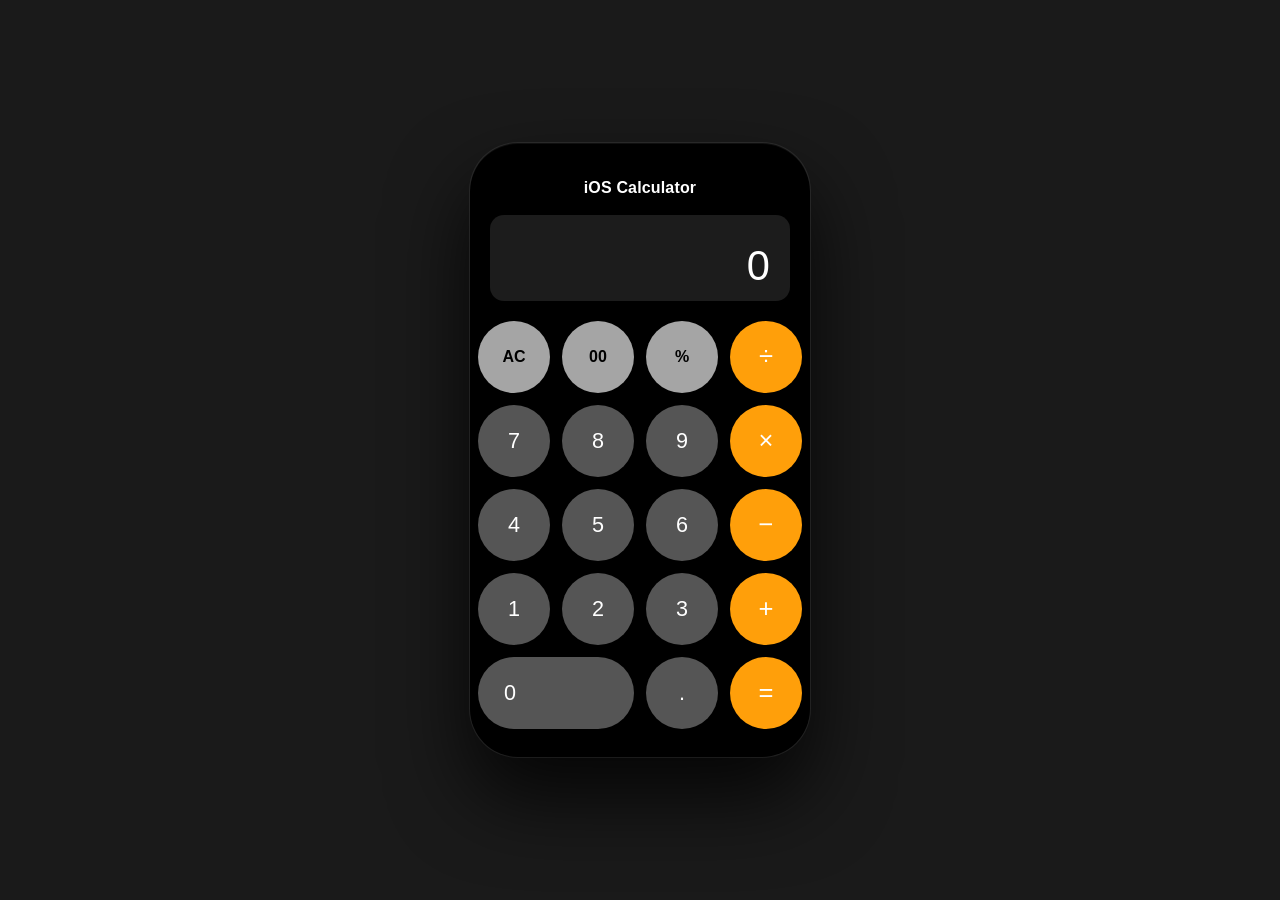
<file: index.html>
<!DOCTYPE html>
<html lang="en">
<head>
  <meta charset="UTF-8" />
  <meta name="viewport" content="width=device-width, initial-scale=1.0"/>
  <title>iOS Calculator</title>
  <link rel="stylesheet" href="style.css"/>
</head>
<body>

  <div class="phone-shell">
    <div class="calc-title">iOS Calculator</div>

    <!-- Display -->
    <div class="display" id="display">
      <div class="display-expression" id="expression"></div>
      <div class="display-value" id="value">0</div>
    </div>

    <!-- Button Grid -->
    <div class="btn-grid">

      <!-- Row 1 -->
      <button class="btn btn-func" data-action="clear">AC</button>
      <button class="btn btn-func" data-action="double-zero">00</button>
      <button class="btn btn-func" data-action="percent">%</button>
      <button class="btn btn-op"   data-action="operator" data-value="÷">÷</button>

      <!-- Row 2 -->
      <button class="btn btn-num"  data-action="digit" data-value="7">7</button>
      <button class="btn btn-num"  data-action="digit" data-value="8">8</button>
      <button class="btn btn-num"  data-action="digit" data-value="9">9</button>
      <button class="btn btn-op"   data-action="operator" data-value="×">×</button>

      <!-- Row 3 -->
      <button class="btn btn-num"  data-action="digit" data-value="4">4</button>
      <button class="btn btn-num"  data-action="digit" data-value="5">5</button>
      <button class="btn btn-num"  data-action="digit" data-value="6">6</button>
      <button class="btn btn-op"   data-action="operator" data-value="−">−</button>

      <!-- Row 4 -->
      <button class="btn btn-num"  data-action="digit" data-value="1">1</button>
      <button class="btn btn-num"  data-action="digit" data-value="2">2</button>
      <button class="btn btn-num"  data-action="digit" data-value="3">3</button>
      <button class="btn btn-op"   data-action="operator" data-value="+">+</button>

      <!-- Row 5 -->
      <button class="btn btn-num btn-zero" data-action="digit" data-value="0">0</button>
      <button class="btn btn-num"  data-action="dot">.</button>
      <button class="btn btn-eq"   data-action="equals">=</button>

    </div>
  </div>

  <script src="script.js"></script>
</body>
</html>
</file>
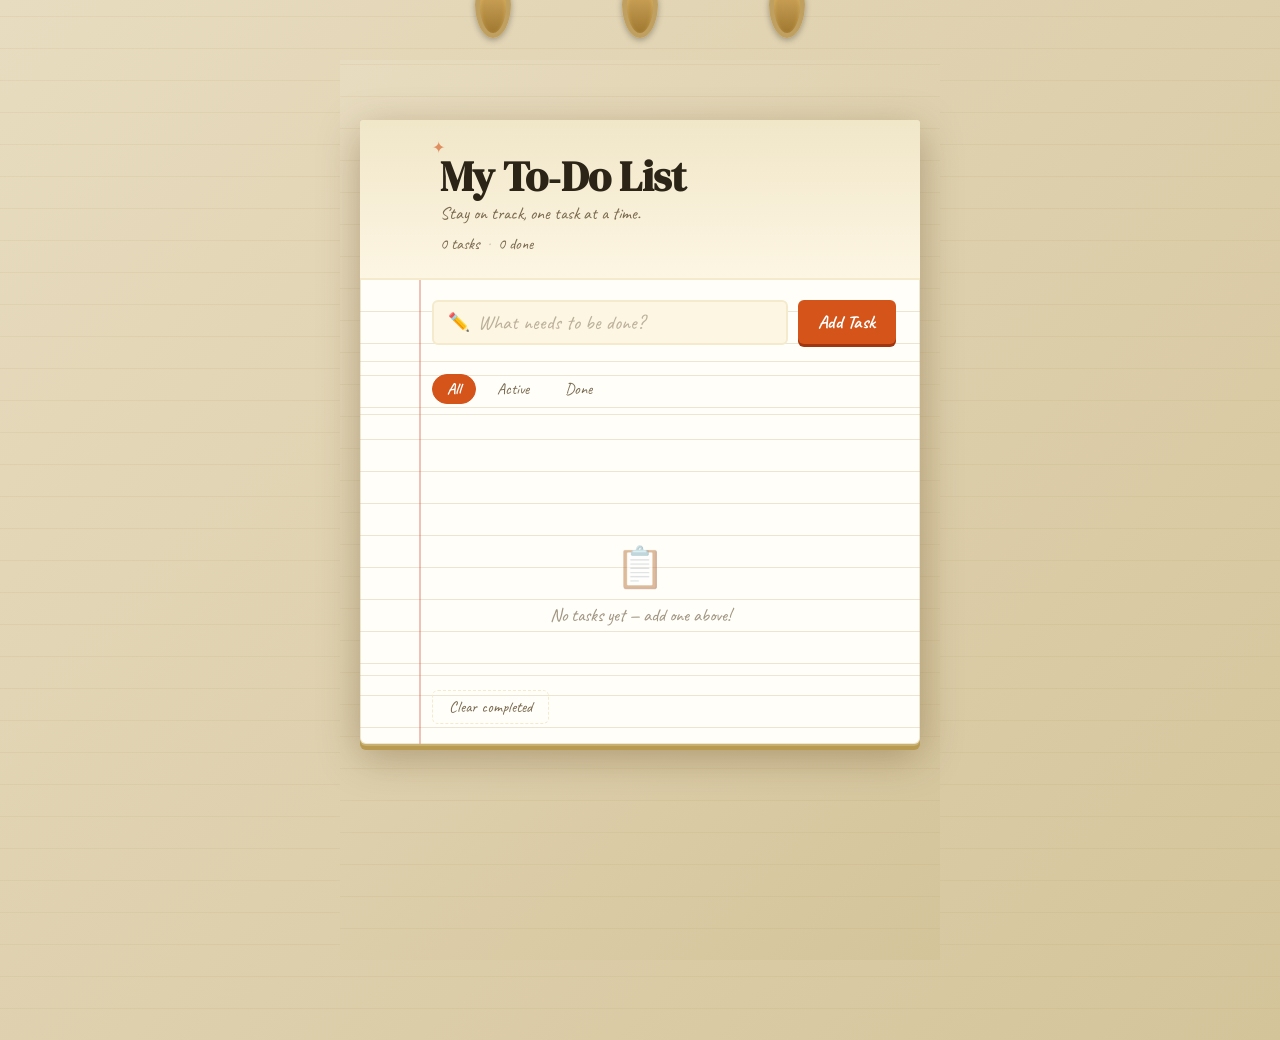
<file: lab4/index.html>
<!DOCTYPE html>
<html lang="en">
<head>
  <meta charset="UTF-8" />
  <meta name="viewport" content="width=device-width, initial-scale=1.0"/>
  <title>My To-Do List</title>
  <link rel="preconnect" href="https://fonts.googleapis.com"/>
  <link href="https://fonts.googleapis.com/css2?family=Caveat:wght@400;600;700&family=DM+Serif+Display&display=swap" rel="stylesheet"/>
  <link rel="stylesheet" href="style.css"/>
</head>
<body>

  <!-- Decorative rings -->
  <div class="rings">
    <div class="ring"></div>
    <div class="ring"></div>
    <div class="ring"></div>
  </div>

  <div class="notebook">

    <!-- Header -->
    <header class="nb-header">
      <div class="header-deco">✦</div>
      <h1 class="nb-title">My To‑Do List</h1>
      <p class="nb-subtitle">Stay on track, one task at a time.</p>
      <div class="stats">
        <span id="stat-total">0 tasks</span>
        <span class="dot">·</span>
        <span id="stat-done">0 done</span>
      </div>
    </header>

    <!-- Input area -->
    <div class="input-area">
      <div class="input-wrapper">
        <span class="input-icon">✏️</span>
        <input
          type="text"
          id="task-input"
          placeholder="What needs to be done?"
          maxlength="120"
          autocomplete="off"
        />
      </div>
      <button id="add-btn">Add Task</button>
    </div>

    <!-- Filter tabs -->
    <div class="filters">
      <button class="filter-btn active" data-filter="all">All</button>
      <button class="filter-btn" data-filter="active">Active</button>
      <button class="filter-btn" data-filter="done">Done</button>
    </div>

    <!-- Task list -->
    <ul id="task-list"></ul>

    <!-- Empty state -->
    <div class="empty-state" id="empty-state">
      <span class="empty-icon">📋</span>
      <p>No tasks yet — add one above!</p>
    </div>

    <!-- Footer -->
    <footer class="nb-footer">
      <button id="clear-done-btn">Clear completed</button>
    </footer>

  </div>

  <script src="script.js"></script>
</body>
</html>
</file>
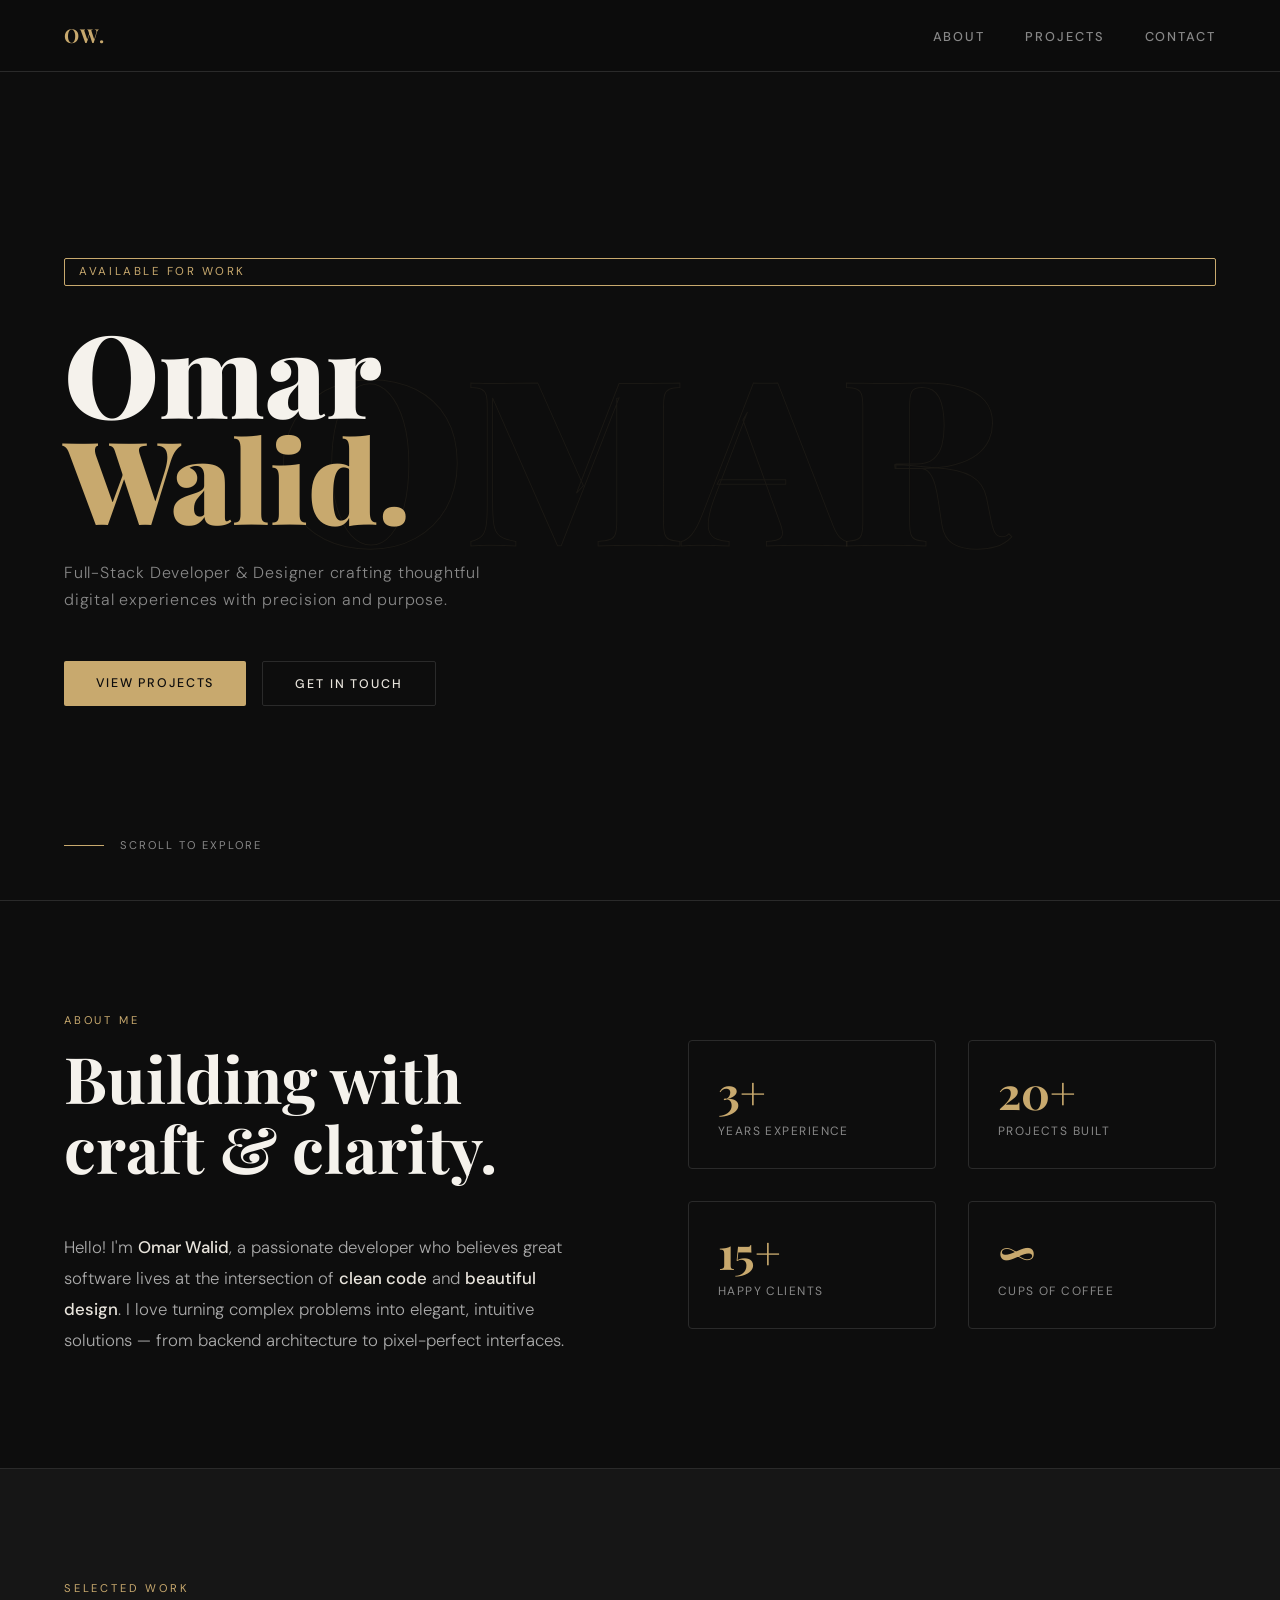
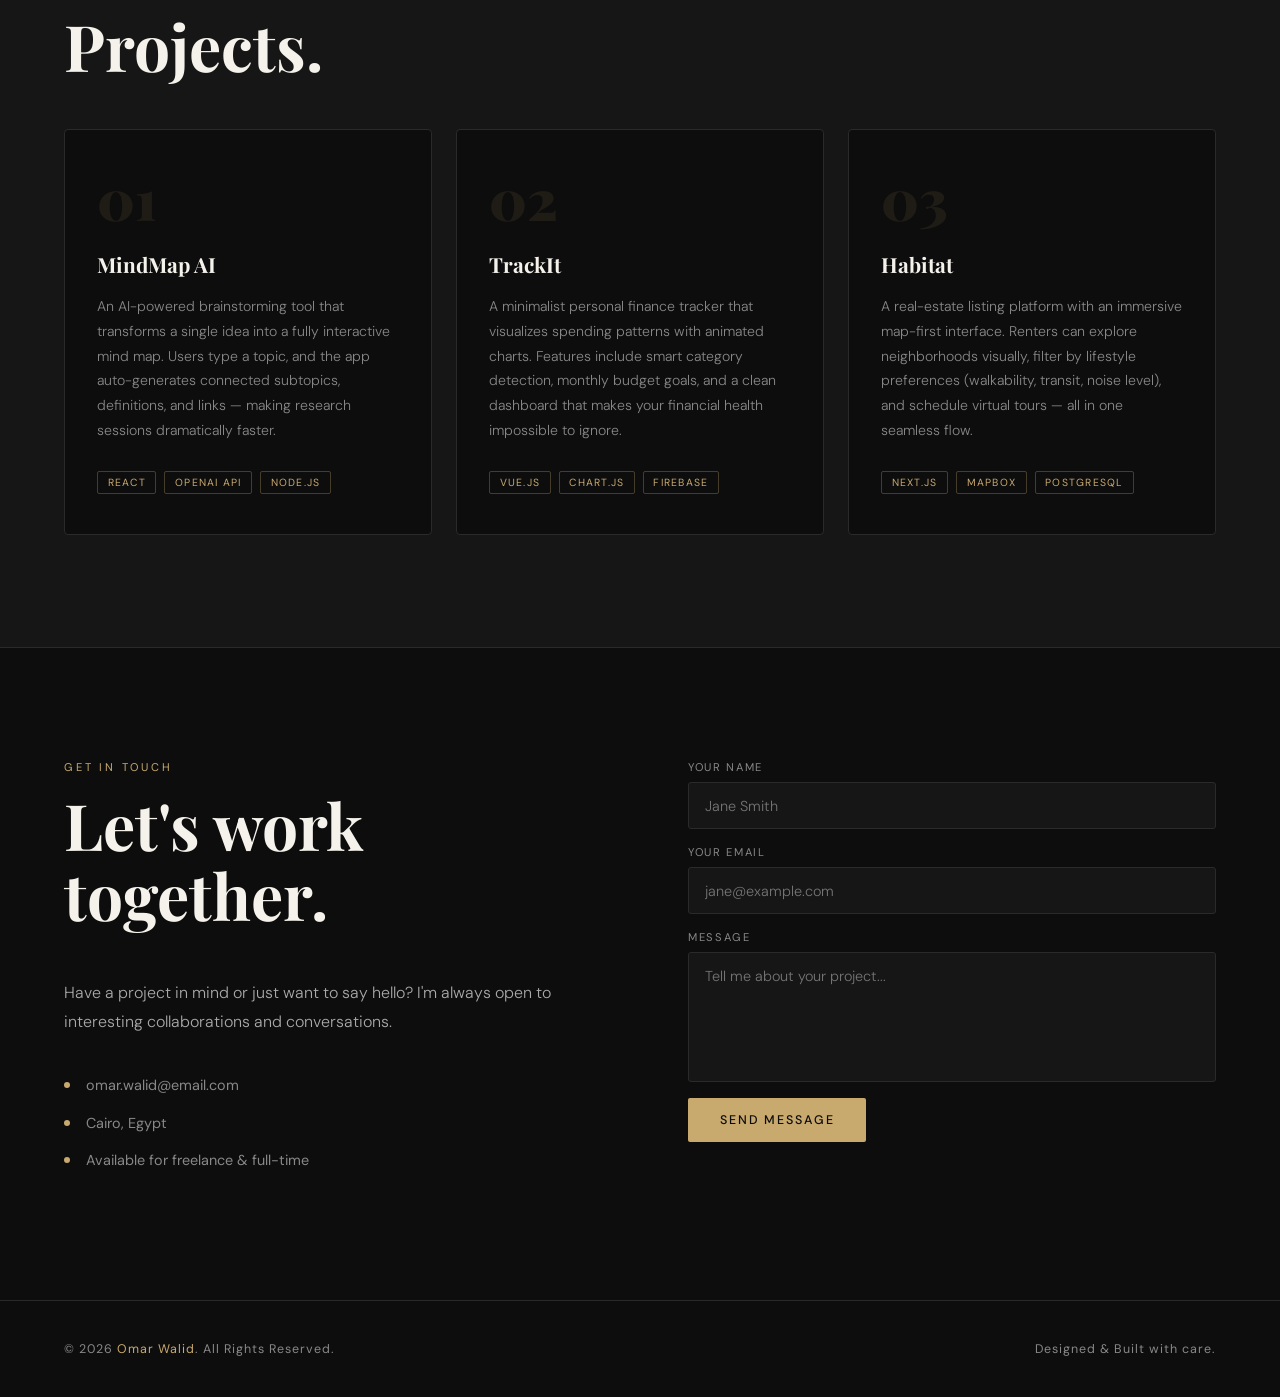
<file: lab2/omar-walid-portfolio.html>
<!DOCTYPE html>
<html lang="en">
<head>
  <meta charset="UTF-8" />
  <meta name="viewport" content="width=device-width, initial-scale=1.0"/>
  <title>Omar Walid — Portfolio</title>
  <link href="https://fonts.googleapis.com/css2?family=Playfair+Display:wght@400;700;900&family=DM+Sans:wght@300;400;500&display=swap" rel="stylesheet"/>
  <style>
    :root {
      --bg: #0d0d0d;
      --surface: #161616;
      --border: #2a2a2a;
      --accent: #c8a96e;
      --accent-light: #e8c98e;
      --text: #e8e4dc;
      --muted: #888;
      --white: #f5f2ec;
    }

    *, *::before, *::after { box-sizing: border-box; margin: 0; padding: 0; }

    html { scroll-behavior: smooth; }

    body {
      font-family: 'DM Sans', sans-serif;
      background: var(--bg);
      color: var(--text);
      min-height: 100vh;
      overflow-x: hidden;
    }

    /* ── NAV ── */
    nav {
      position: fixed;
      top: 0; left: 0; right: 0;
      z-index: 100;
      display: flex;
      justify-content: space-between;
      align-items: center;
      padding: 1.4rem 4rem;
      border-bottom: 1px solid var(--border);
      background: rgba(13,13,13,0.85);
      backdrop-filter: blur(12px);
    }

    .nav-logo {
      font-family: 'Playfair Display', serif;
      font-size: 1.2rem;
      font-weight: 700;
      color: var(--accent);
      letter-spacing: 0.04em;
    }

    .nav-links {
      display: flex;
      gap: 2.5rem;
      list-style: none;
    }

    .nav-links a {
      font-size: 0.8rem;
      font-weight: 500;
      letter-spacing: 0.15em;
      text-transform: uppercase;
      color: var(--muted);
      text-decoration: none;
      transition: color 0.2s;
    }

    .nav-links a:hover { color: var(--accent); }

    /* ── HERO ── */
    #hero {
      min-height: 100vh;
      display: flex;
      flex-direction: column;
      justify-content: center;
      padding: 8rem 4rem 4rem;
      position: relative;
      overflow: hidden;
    }

    .hero-bg-text {
      position: absolute;
      top: 50%;
      left: 50%;
      transform: translate(-50%, -50%);
      font-family: 'Playfair Display', serif;
      font-size: clamp(6rem, 18vw, 18rem);
      font-weight: 900;
      color: transparent;
      -webkit-text-stroke: 1px rgba(200,169,110,0.07);
      user-select: none;
      white-space: nowrap;
      pointer-events: none;
    }

    .hero-tag {
      display: inline-block;
      font-size: 0.72rem;
      letter-spacing: 0.22em;
      text-transform: uppercase;
      color: var(--accent);
      border: 1px solid var(--accent);
      padding: 0.35rem 0.9rem;
      border-radius: 2px;
      margin-bottom: 2rem;
      animation: fadeUp 0.8s ease both;
    }

    .hero-name {
      font-family: 'Playfair Display', serif;
      font-size: clamp(3.5rem, 9vw, 8rem);
      font-weight: 900;
      line-height: 0.92;
      color: var(--white);
      animation: fadeUp 0.8s 0.15s ease both;
    }

    .hero-name span { color: var(--accent); }

    .hero-subtitle {
      margin-top: 1.8rem;
      font-size: 1rem;
      font-weight: 300;
      color: var(--muted);
      letter-spacing: 0.05em;
      max-width: 420px;
      line-height: 1.7;
      animation: fadeUp 0.8s 0.3s ease both;
    }

    .hero-cta {
      margin-top: 3rem;
      display: flex;
      gap: 1rem;
      animation: fadeUp 0.8s 0.45s ease both;
    }

    .btn {
      padding: 0.85rem 2rem;
      font-size: 0.78rem;
      letter-spacing: 0.15em;
      text-transform: uppercase;
      font-weight: 500;
      text-decoration: none;
      border-radius: 2px;
      transition: all 0.25s;
      cursor: pointer;
      border: none;
      font-family: 'DM Sans', sans-serif;
    }

    .btn-primary {
      background: var(--accent);
      color: #0d0d0d;
    }

    .btn-primary:hover { background: var(--accent-light); transform: translateY(-2px); }

    .btn-outline {
      background: transparent;
      color: var(--text);
      border: 1px solid var(--border);
    }

    .btn-outline:hover { border-color: var(--accent); color: var(--accent); transform: translateY(-2px); }

    .hero-line {
      position: absolute;
      bottom: 3rem;
      left: 4rem;
      display: flex;
      align-items: center;
      gap: 1rem;
      font-size: 0.7rem;
      letter-spacing: 0.18em;
      text-transform: uppercase;
      color: var(--muted);
      animation: fadeUp 0.8s 0.6s ease both;
    }

    .hero-line::before {
      content: '';
      width: 40px;
      height: 1px;
      background: var(--accent);
    }

    /* ── SECTIONS ── */
    section { padding: 7rem 4rem; }

    .section-label {
      font-size: 0.7rem;
      letter-spacing: 0.25em;
      text-transform: uppercase;
      color: var(--accent);
      margin-bottom: 1rem;
    }

    .section-title {
      font-family: 'Playfair Display', serif;
      font-size: clamp(2.2rem, 5vw, 4rem);
      font-weight: 700;
      line-height: 1.1;
      color: var(--white);
      margin-bottom: 3rem;
    }

    /* ── ABOUT ── */
    #about {
      border-top: 1px solid var(--border);
      display: grid;
      grid-template-columns: 1fr 1fr;
      gap: 6rem;
      align-items: center;
    }

    .about-text {
      font-size: 1.05rem;
      font-weight: 300;
      line-height: 1.85;
      color: #aaa;
    }

    .about-text strong { color: var(--text); font-weight: 500; }

    .about-stats {
      display: grid;
      grid-template-columns: 1fr 1fr;
      gap: 2rem;
    }

    .stat-box {
      padding: 1.8rem;
      border: 1px solid var(--border);
      border-radius: 4px;
      transition: border-color 0.3s;
    }

    .stat-box:hover { border-color: var(--accent); }

    .stat-number {
      font-family: 'Playfair Display', serif;
      font-size: 2.8rem;
      font-weight: 700;
      color: var(--accent);
      line-height: 1;
    }

    .stat-label {
      font-size: 0.75rem;
      letter-spacing: 0.12em;
      text-transform: uppercase;
      color: var(--muted);
      margin-top: 0.5rem;
    }

    /* ── PROJECTS ── */
    #projects {
      border-top: 1px solid var(--border);
      background: var(--surface);
    }

    .projects-grid {
      display: grid;
      grid-template-columns: repeat(3, 1fr);
      gap: 1.5rem;
    }

    .project-card {
      background: var(--bg);
      border: 1px solid var(--border);
      border-radius: 4px;
      padding: 2.5rem 2rem;
      position: relative;
      overflow: hidden;
      transition: transform 0.3s, border-color 0.3s;
      cursor: default;
    }

    .project-card::before {
      content: '';
      position: absolute;
      top: 0; left: 0;
      width: 100%; height: 3px;
      background: var(--accent);
      transform: scaleX(0);
      transform-origin: left;
      transition: transform 0.35s ease;
    }

    .project-card:hover { transform: translateY(-6px); border-color: #3a3a3a; }
    .project-card:hover::before { transform: scaleX(1); }

    .project-number {
      font-family: 'Playfair Display', serif;
      font-size: 3.5rem;
      font-weight: 900;
      color: rgba(200,169,110,0.1);
      line-height: 1;
      margin-bottom: 1.5rem;
    }

    .project-title {
      font-family: 'Playfair Display', serif;
      font-size: 1.3rem;
      font-weight: 700;
      color: var(--white);
      margin-bottom: 1rem;
    }

    .project-desc {
      font-size: 0.88rem;
      line-height: 1.75;
      color: var(--muted);
      font-weight: 300;
    }

    .project-tags {
      margin-top: 1.8rem;
      display: flex;
      flex-wrap: wrap;
      gap: 0.5rem;
    }

    .tag {
      font-size: 0.65rem;
      letter-spacing: 0.12em;
      text-transform: uppercase;
      color: var(--accent);
      border: 1px solid rgba(200,169,110,0.3);
      padding: 0.25rem 0.6rem;
      border-radius: 2px;
    }

    /* ── CONTACT ── */
    #contact {
      border-top: 1px solid var(--border);
      display: grid;
      grid-template-columns: 1fr 1fr;
      gap: 6rem;
      align-items: start;
    }

    .contact-intro {
      font-size: 1rem;
      font-weight: 300;
      line-height: 1.8;
      color: #aaa;
      margin-bottom: 2.5rem;
    }

    .contact-detail {
      display: flex;
      align-items: center;
      gap: 1rem;
      margin-bottom: 1.2rem;
      color: var(--muted);
      font-size: 0.9rem;
    }

    .contact-detail .dot {
      width: 6px; height: 6px;
      border-radius: 50%;
      background: var(--accent);
      flex-shrink: 0;
    }

    .contact-form {
      display: flex;
      flex-direction: column;
      gap: 1rem;
    }

    .form-group {
      display: flex;
      flex-direction: column;
      gap: 0.5rem;
    }

    .form-group label {
      font-size: 0.7rem;
      letter-spacing: 0.15em;
      text-transform: uppercase;
      color: var(--muted);
    }

    .form-group input,
    .form-group textarea {
      background: var(--surface);
      border: 1px solid var(--border);
      border-radius: 3px;
      padding: 0.85rem 1rem;
      color: var(--text);
      font-family: 'DM Sans', sans-serif;
      font-size: 0.9rem;
      font-weight: 300;
      outline: none;
      transition: border-color 0.2s;
      resize: none;
    }

    .form-group input:focus,
    .form-group textarea:focus { border-color: var(--accent); }

    .form-group textarea { min-height: 130px; }

    /* ── FOOTER ── */
    footer {
      border-top: 1px solid var(--border);
      padding: 2.5rem 4rem;
      display: flex;
      justify-content: space-between;
      align-items: center;
      font-size: 0.78rem;
      color: var(--muted);
      letter-spacing: 0.08em;
    }

    footer span { color: var(--accent); }

    /* ── ANIMATIONS ── */
    @keyframes fadeUp {
      from { opacity: 0; transform: translateY(24px); }
      to   { opacity: 1; transform: translateY(0); }
    }

    /* ── RESPONSIVE ── */
    @media (max-width: 900px) {
      nav { padding: 1.2rem 2rem; }
      section { padding: 5rem 2rem; }
      #about, #contact { grid-template-columns: 1fr; gap: 3rem; }
      .projects-grid { grid-template-columns: 1fr; }
      #hero { padding: 8rem 2rem 4rem; }
      .hero-line { left: 2rem; }
      footer { flex-direction: column; gap: 0.5rem; text-align: center; }
    }
  </style>
</head>
<body>

  <!-- NAV -->
  <nav>
    <div class="nav-logo">OW.</div>
    <ul class="nav-links">
      <li><a href="#about">About</a></li>
      <li><a href="#projects">Projects</a></li>
      <li><a href="#contact">Contact</a></li>
    </ul>
  </nav>

  <!-- HERO -->
  <section id="hero">
    <div class="hero-bg-text">OMAR</div>
    <div class="hero-tag">Available for work</div>
    <h1 class="hero-name">Omar<br><span>Walid.</span></h1>
    <p class="hero-subtitle">Full-Stack Developer &amp; Designer crafting thoughtful digital experiences with precision and purpose.</p>
    <div class="hero-cta">
      <a href="#projects" class="btn btn-primary">View Projects</a>
      <a href="#contact" class="btn btn-outline">Get in Touch</a>
    </div>
    <div class="hero-line">Scroll to explore</div>
  </section>

  <!-- ABOUT -->
  <section id="about">
    <div>
      <p class="section-label">About Me</p>
      <h2 class="section-title">Building with<br>craft &amp; clarity.</h2>
      <p class="about-text">
        Hello! I'm <strong>Omar Walid</strong>, a passionate developer who believes great software lives at the intersection of <strong>clean code</strong> and <strong>beautiful design</strong>. I love turning complex problems into elegant, intuitive solutions — from backend architecture to pixel-perfect interfaces.
      </p>
    </div>
    <div class="about-stats">
      <div class="stat-box">
        <div class="stat-number">3+</div>
        <div class="stat-label">Years Experience</div>
      </div>
      <div class="stat-box">
        <div class="stat-number">20+</div>
        <div class="stat-label">Projects Built</div>
      </div>
      <div class="stat-box">
        <div class="stat-number">15+</div>
        <div class="stat-label">Happy Clients</div>
      </div>
      <div class="stat-box">
        <div class="stat-number">∞</div>
        <div class="stat-label">Cups of Coffee</div>
      </div>
    </div>
  </section>

  <!-- PROJECTS -->
  <section id="projects">
    <p class="section-label">Selected Work</p>
    <h2 class="section-title">Projects.</h2>
    <div class="projects-grid">

      <div class="project-card">
        <div class="project-number">01</div>
        <h3 class="project-title">MindMap AI</h3>
        <p class="project-desc">
          An AI-powered brainstorming tool that transforms a single idea into a fully interactive mind map. Users type a topic, and the app auto-generates connected subtopics, definitions, and links — making research sessions dramatically faster.
        </p>
        <div class="project-tags">
          <span class="tag">React</span>
          <span class="tag">OpenAI API</span>
          <span class="tag">Node.js</span>
        </div>
      </div>

      <div class="project-card">
        <div class="project-number">02</div>
        <h3 class="project-title">TrackIt</h3>
        <p class="project-desc">
          A minimalist personal finance tracker that visualizes spending patterns with animated charts. Features include smart category detection, monthly budget goals, and a clean dashboard that makes your financial health impossible to ignore.
        </p>
        <div class="project-tags">
          <span class="tag">Vue.js</span>
          <span class="tag">Chart.js</span>
          <span class="tag">Firebase</span>
        </div>
      </div>

      <div class="project-card">
        <div class="project-number">03</div>
        <h3 class="project-title">Habitat</h3>
        <p class="project-desc">
          A real-estate listing platform with an immersive map-first interface. Renters can explore neighborhoods visually, filter by lifestyle preferences (walkability, transit, noise level), and schedule virtual tours — all in one seamless flow.
        </p>
        <div class="project-tags">
          <span class="tag">Next.js</span>
          <span class="tag">Mapbox</span>
          <span class="tag">PostgreSQL</span>
        </div>
      </div>

    </div>
  </section>

  <!-- CONTACT -->
  <section id="contact">
    <div>
      <p class="section-label">Get in Touch</p>
      <h2 class="section-title">Let's work<br>together.</h2>
      <p class="contact-intro">
        Have a project in mind or just want to say hello? I'm always open to interesting collaborations and conversations.
      </p>
      <div class="contact-detail"><span class="dot"></span> omar.walid@email.com</div>
      <div class="contact-detail"><span class="dot"></span> Cairo, Egypt</div>
      <div class="contact-detail"><span class="dot"></span> Available for freelance &amp; full-time</div>
    </div>

    <div class="contact-form">
      <div class="form-group">
        <label>Your Name</label>
        <input type="text" placeholder="Jane Smith" />
      </div>
      <div class="form-group">
        <label>Your Email</label>
        <input type="email" placeholder="jane@example.com" />
      </div>
      <div class="form-group">
        <label>Message</label>
        <textarea placeholder="Tell me about your project..."></textarea>
      </div>
      <button class="btn btn-primary" style="width:fit-content">Send Message</button>
    </div>
  </section>

  <!-- FOOTER -->
  <footer>
    <div>© 2026 <span>Omar Walid</span>. All Rights Reserved.</div>
    <div>Designed &amp; Built with care.</div>
  </footer>

</body>
</html>
</file>
<file: style.css>
/* ── RESET ── */
*, *::before, *::after { box-sizing: border-box; margin: 0; padding: 0; }

:root {
  --bg:               #000000;
  --display-bg:       #1c1c1c;
  --grey:             #555555;
  --grey-hover:       #6e6e6e;
  --light-grey:       #a5a5a5;
  --light-grey-hover: #bdbdbd;
  --orange:           #ff9f0a;
  --orange-hover:     #ffb733;
  --text:             #ffffff;
  --btn-size:         72px;
  --gap:              12px;
}

html, body {
  min-height: 100vh;
  display: flex;
  align-items: center;
  justify-content: center;
  background: #1a1a1a;
  font-family: 'SF Pro Display', 'Helvetica Neue', Helvetica, Arial, sans-serif;
}

/* ── PHONE SHELL ── */
.phone-shell {
  background: var(--bg);
  border-radius: 48px;
  padding: 36px 20px 28px;
  width: 340px;
  box-shadow:
    0 0 0 1px rgba(255,255,255,0.08),
    0 40px 80px rgba(0,0,0,0.8),
    inset 0 1px 0 rgba(255,255,255,0.06);
}

/* ── TITLE ── */
.calc-title {
  text-align: center;
  font-size: 1rem;
  font-weight: 700;
  color: var(--text);
  letter-spacing: 0.01em;
  margin-bottom: 18px;
}

/* ── DISPLAY ── */
.display {
  background: var(--display-bg);
  border-radius: 14px;
  padding: 14px 20px;
  min-height: 68px;
  display: flex;
  flex-direction: column;
  justify-content: flex-end;
  align-items: flex-end;
  margin-bottom: 20px;
  overflow: hidden;
}

.display-expression {
  font-size: 0.72rem;
  color: rgba(255,255,255,0.35);
  min-height: 1em;
  margin-bottom: 4px;
  word-break: break-all;
  text-align: right;
}

.display-value {
  font-size: 2.6rem;
  font-weight: 300;
  color: var(--text);
  line-height: 1;
  word-break: break-all;
  text-align: right;
  transition: font-size 0.12s ease;
}

/* ── BUTTON GRID ── */
.btn-grid {
  display: grid;
  grid-template-columns: repeat(4, var(--btn-size));
  grid-auto-rows: var(--btn-size);
  gap: var(--gap);
  justify-content: center;
}

/* ── BASE BUTTON ── */
.btn {
  width: var(--btn-size);
  height: var(--btn-size);
  border-radius: 50%;
  border: none;
  display: flex;
  align-items: center;
  justify-content: center;
  font-size: 1.35rem;
  font-weight: 500;
  font-family: inherit;
  cursor: pointer;
  outline: none;
  color: var(--text);
  transition: background 0.12s, transform 0.08s;
  user-select: none;
  -webkit-tap-highlight-color: transparent;
}

.btn:active { transform: scale(0.88); }

/* ── NUMBER / DOT BUTTONS ── */
.btn-num {
  background: var(--grey);
}
.btn-num:hover { background: var(--grey-hover); }

/* ── FUNCTION BUTTONS (AC, 00, %) ── */
.btn-func {
  background: var(--light-grey);
  color: #000;
  font-size: 1rem;
  font-weight: 600;
}
.btn-func:hover { background: var(--light-grey-hover); }

/* ── OPERATOR BUTTONS ── */
.btn-op {
  background: var(--orange);
  color: #fff;
  font-size: 1.6rem;
  font-weight: 400;
}
.btn-op:hover { background: var(--orange-hover); }
.btn-op.active-op {
  background: #fff;
  color: var(--orange);
}

/* ── EQUALS ── */
.btn-eq {
  background: var(--orange);
  color: #fff;
  font-size: 1.6rem;
}
.btn-eq:hover { background: var(--orange-hover); }

/* ── ZERO pill ── */
.btn-zero {
  width: calc(var(--btn-size) * 2 + var(--gap));
  border-radius: calc(var(--btn-size) / 2);
  grid-column: span 2;
  justify-content: flex-start;
  padding-left: 26px;
}

/* ── ERROR STATE ── */
.display.error .display-value {
  color: #ff453a;
  font-size: 1.6rem;
}

/* ── BUMP ANIMATION ── */
@keyframes bump {
  0%   { transform: scale(1); }
  50%  { transform: scale(1.03); }
  100% { transform: scale(1); }
}
.display-value.bump { animation: bump 0.15s ease; }

/* ── RESPONSIVE ── */
@media (max-width: 360px) {
  :root { --btn-size: 62px; --gap: 10px; }
  .phone-shell { width: 295px; }
  .display-value { font-size: 2rem; }
}
</file>
<file: lab4/style.css>
/* ── RESET ── */
*, *::before, *::after { box-sizing: border-box; margin: 0; padding: 0; }

/* ── VARIABLES ── */
:root {
  --cream:      #fdf6e3;
  --cream-dark: #f5eacc;
  --paper:      #fffef9;
  --ink:        #2c2416;
  --ink-light:  #7a6a50;
  --rule:       rgba(180,155,100,0.25);
  --accent:     #d4541a;
  --accent-lt:  #f5ddd0;
  --green:      #3a7d44;
  --green-lt:   #d4edda;
  --shadow:     rgba(80,50,10,0.15);
  --ring:       #c0a060;
}

/* ── BODY ── */
html, body {
  min-height: 100vh;
  display: flex;
  align-items: flex-start;
  justify-content: center;
  padding: 60px 20px 80px;
  background:
    repeating-linear-gradient(
      0deg,
      transparent,
      transparent 31px,
      rgba(180,155,100,0.12) 31px,
      rgba(180,155,100,0.12) 32px
    ),
    linear-gradient(135deg, #e8dcc0 0%, #d4c49a 100%);
  font-family: 'Caveat', cursive;
}

/* ── SPIRAL RINGS ── */
.rings {
  position: fixed;
  left: 50%;
  top: 0;
  transform: translateX(-50%);
  width: min(560px, 96vw);
  display: flex;
  justify-content: space-around;
  padding: 0 60px;
  pointer-events: none;
  z-index: 10;
}

.ring {
  width: 36px;
  height: 56px;
  border: 5px solid var(--ring);
  border-radius: 50% 50% 50% 50% / 40% 40% 60% 60%;
  background: linear-gradient(180deg, #d4aa60, #a07830);
  box-shadow: inset 0 2px 4px rgba(255,220,120,0.4), 0 2px 6px rgba(0,0,0,0.3);
  position: relative;
  top: -18px;
}

/* ── NOTEBOOK CARD ── */
.notebook {
  width: min(560px, 96vw);
  background: var(--paper);
  border-radius: 4px 4px 6px 6px;
  box-shadow:
    0 2px 0 #c8b070,
    0 6px 0 #b89a50,
    0 12px 40px rgba(80,50,10,0.35),
    inset 0 0 0 1px rgba(200,180,120,0.3);
  padding: 0;
  overflow: hidden;
  position: relative;
  /* Red margin line */
  background-image:
    linear-gradient(90deg, transparent 59px, rgba(210,80,60,0.35) 59px, rgba(210,80,60,0.35) 61px, transparent 61px),
    repeating-linear-gradient(
      180deg,
      transparent,
      transparent 31px,
      var(--rule) 31px,
      var(--rule) 32px
    );
}

/* ── HEADER ── */
.nb-header {
  background: linear-gradient(180deg, #f0e6c8 0%, #fdf6e3 100%);
  border-bottom: 2px solid var(--cream-dark);
  padding: 36px 32px 24px 80px;
  text-align: left;
  position: relative;
}

.header-deco {
  position: absolute;
  top: 18px; left: 72px;
  font-size: 1rem;
  color: var(--accent);
  opacity: 0.6;
}

.nb-title {
  font-family: 'DM Serif Display', serif;
  font-size: 2.6rem;
  color: var(--ink);
  line-height: 1;
  letter-spacing: -0.01em;
}

.nb-subtitle {
  font-size: 1.1rem;
  color: var(--ink-light);
  margin-top: 4px;
}

.stats {
  margin-top: 10px;
  font-size: 1rem;
  color: var(--ink-light);
  display: flex;
  gap: 8px;
  align-items: center;
}

.dot { opacity: 0.4; }

/* ── INPUT AREA ── */
.input-area {
  display: flex;
  gap: 10px;
  padding: 20px 24px 16px 72px;
  border-bottom: 1px solid var(--rule);
  align-items: center;
}

.input-wrapper {
  flex: 1;
  display: flex;
  align-items: center;
  gap: 8px;
  background: var(--cream);
  border: 2px solid var(--cream-dark);
  border-radius: 6px;
  padding: 8px 14px;
  transition: border-color 0.2s, box-shadow 0.2s;
}

.input-wrapper:focus-within {
  border-color: var(--accent);
  box-shadow: 0 0 0 3px rgba(212,84,26,0.12);
}

.input-icon { font-size: 1.1rem; flex-shrink: 0; }

#task-input {
  flex: 1;
  border: none;
  background: transparent;
  font-family: 'Caveat', cursive;
  font-size: 1.25rem;
  color: var(--ink);
  outline: none;
}

#task-input::placeholder { color: rgba(122,106,80,0.5); }

#add-btn {
  padding: 10px 20px;
  background: var(--accent);
  color: #fff;
  border: none;
  border-radius: 6px;
  font-family: 'Caveat', cursive;
  font-size: 1.15rem;
  font-weight: 700;
  letter-spacing: 0.03em;
  cursor: pointer;
  transition: background 0.18s, transform 0.1s, box-shadow 0.18s;
  box-shadow: 0 3px 0 #a03510;
  flex-shrink: 0;
}

#add-btn:hover { background: #bf4515; }
#add-btn:active { transform: translateY(2px); box-shadow: 0 1px 0 #a03510; }

/* ── FILTER TABS ── */
.filters {
  display: flex;
  gap: 6px;
  padding: 12px 24px 10px 72px;
  border-bottom: 1px solid var(--rule);
}

.filter-btn {
  padding: 4px 14px;
  border: 1.5px solid transparent;
  border-radius: 20px;
  background: transparent;
  font-family: 'Caveat', cursive;
  font-size: 1rem;
  color: var(--ink-light);
  cursor: pointer;
  transition: all 0.15s;
}

.filter-btn:hover { color: var(--ink); border-color: var(--cream-dark); }

.filter-btn.active {
  background: var(--accent);
  color: #fff;
  border-color: var(--accent);
  font-weight: 700;
}

/* ── TASK LIST ── */
#task-list {
  list-style: none;
  padding: 8px 0;
  min-height: 80px;
}

/* ── TASK ITEM ── */
.task-item {
  display: flex;
  align-items: center;
  gap: 12px;
  padding: 10px 20px 10px 72px;
  border-bottom: 1px solid var(--rule);
  cursor: pointer;
  transition: background 0.15s;
  animation: slideIn 0.28s cubic-bezier(.22,1,.36,1) both;
  position: relative;
}

@keyframes slideIn {
  from { opacity: 0; transform: translateX(-16px); }
  to   { opacity: 1; transform: translateX(0); }
}

.task-item:hover { background: rgba(212,84,26,0.04); }

/* Custom checkbox */
.task-check {
  width: 22px; height: 22px;
  border: 2.5px solid var(--cream-dark);
  border-radius: 50%;
  flex-shrink: 0;
  display: flex; align-items: center; justify-content: center;
  transition: all 0.2s;
  background: transparent;
  color: transparent;
  font-size: 0.85rem;
  user-select: none;
}

.task-item:hover .task-check {
  border-color: var(--accent);
}

/* Task text */
.task-text {
  flex: 1;
  font-size: 1.25rem;
  color: var(--ink);
  line-height: 1.4;
  transition: color 0.2s;
  word-break: break-word;
}

/* Delete button */
.task-delete {
  opacity: 0;
  border: none;
  background: none;
  font-size: 1.1rem;
  cursor: pointer;
  color: var(--ink-light);
  padding: 2px 6px;
  border-radius: 4px;
  transition: opacity 0.15s, color 0.15s, background 0.15s;
  flex-shrink: 0;
}

.task-item:hover .task-delete { opacity: 1; }
.task-delete:hover { color: var(--accent); background: var(--accent-lt); }

/* ── COMPLETED STATE ── */
.task-item.done .task-check {
  background: var(--green);
  border-color: var(--green);
  color: #fff;
}

.task-item.done .task-text {
  text-decoration: line-through;
  text-decoration-color: var(--ink-light);
  color: var(--ink-light);
  opacity: 0.7;
}

.task-item.done {
  background: rgba(58,125,68,0.03);
}

/* ── EMPTY STATE ── */
.empty-state {
  display: none;
  flex-direction: column;
  align-items: center;
  justify-content: center;
  padding: 48px 24px;
  color: var(--ink-light);
  gap: 10px;
}

.empty-state.visible { display: flex; }

.empty-icon { font-size: 2.5rem; opacity: 0.5; }

.empty-state p {
  font-size: 1.15rem;
  opacity: 0.7;
}

/* ── FOOTER ── */
.nb-footer {
  padding: 14px 24px 20px 72px;
  border-top: 1px solid var(--rule);
}

#clear-done-btn {
  background: none;
  border: 1.5px dashed var(--cream-dark);
  border-radius: 6px;
  padding: 6px 16px;
  font-family: 'Caveat', cursive;
  font-size: 1rem;
  color: var(--ink-light);
  cursor: pointer;
  transition: all 0.18s;
}

#clear-done-btn:hover {
  border-color: var(--accent);
  color: var(--accent);
  background: var(--accent-lt);
}

/* ── SHAKE ANIMATION (empty submit) ── */
@keyframes shake {
  0%,100% { transform: translateX(0); }
  20%     { transform: translateX(-6px); }
  40%     { transform: translateX(6px); }
  60%     { transform: translateX(-4px); }
  80%     { transform: translateX(4px); }
}

.shake { animation: shake 0.35s ease both; }

/* ── RESPONSIVE ── */
@media (max-width: 480px) {
  .nb-header  { padding-left: 56px; }
  .input-area { padding-left: 56px; }
  .filters    { padding-left: 56px; }
  .task-item  { padding-left: 56px; }
  .nb-footer  { padding-left: 56px; }
  .notebook   { background-position-x: 45px; }
}
</file>
